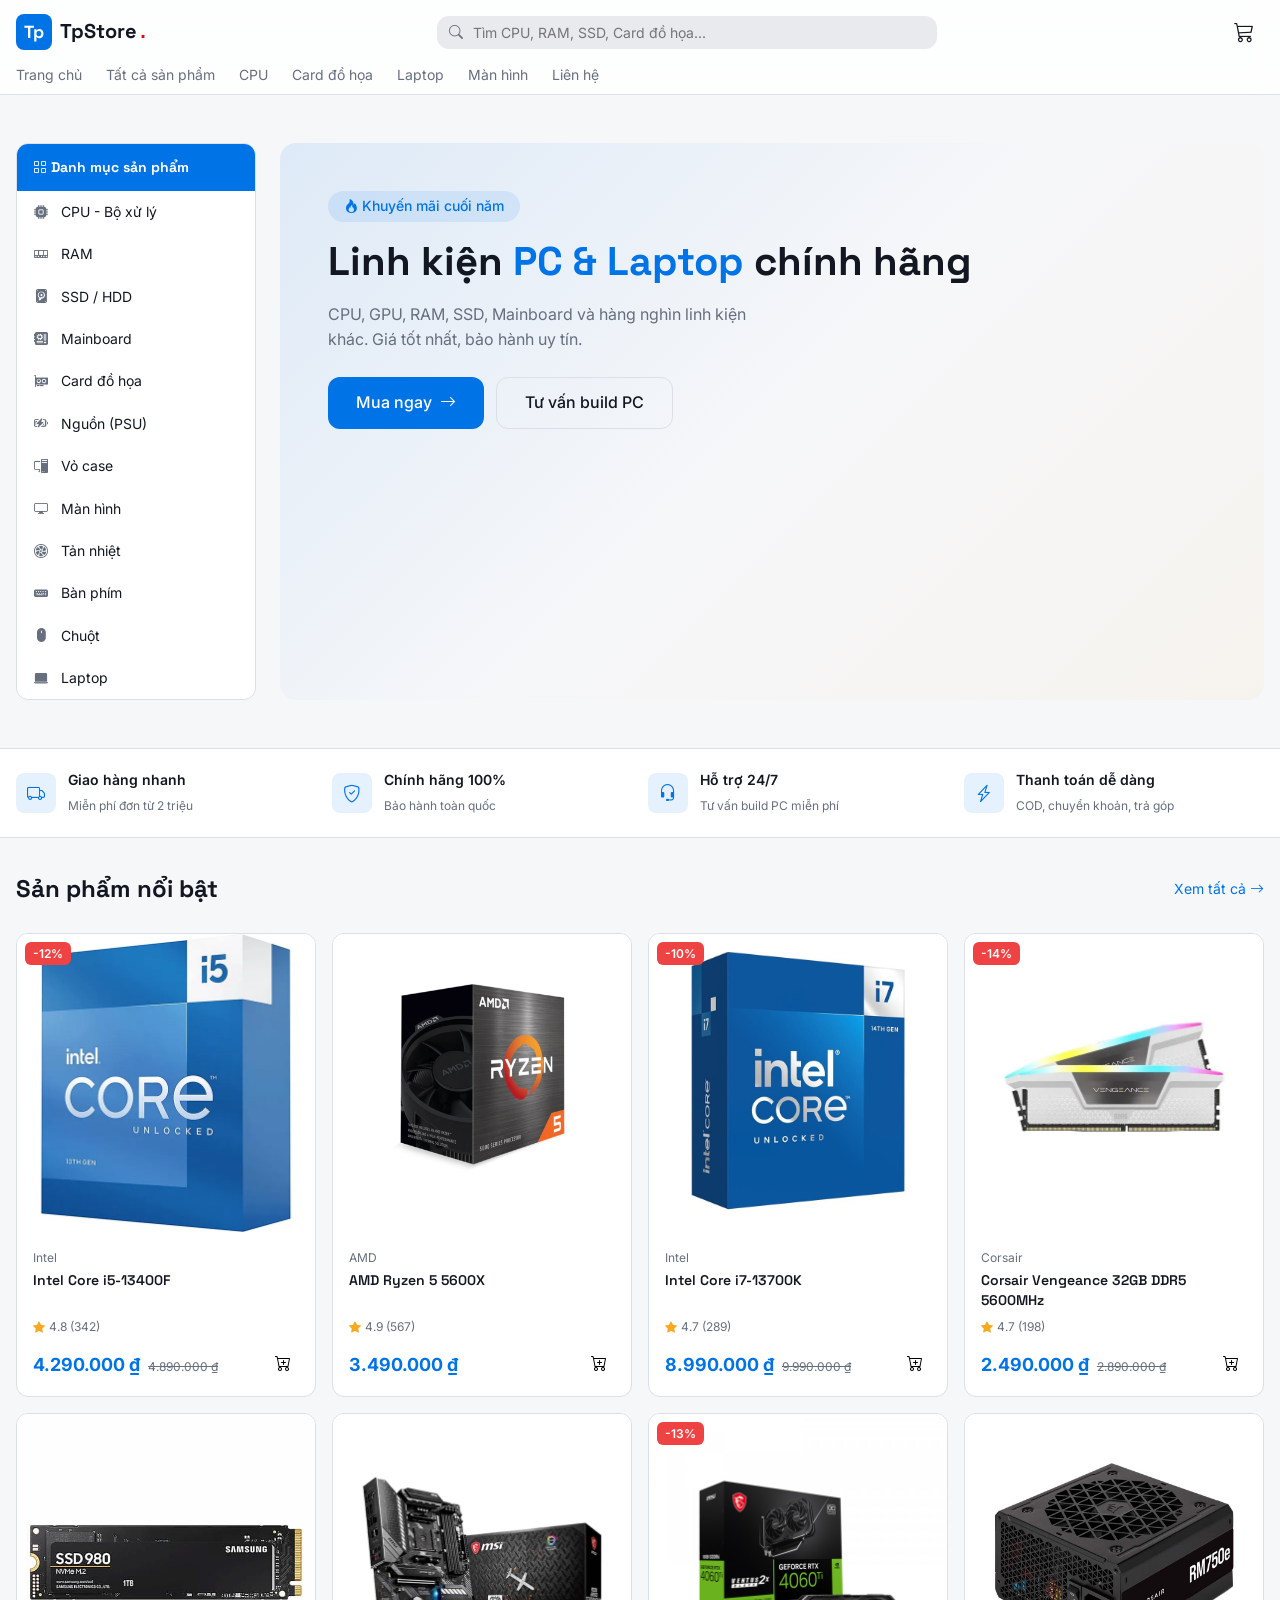
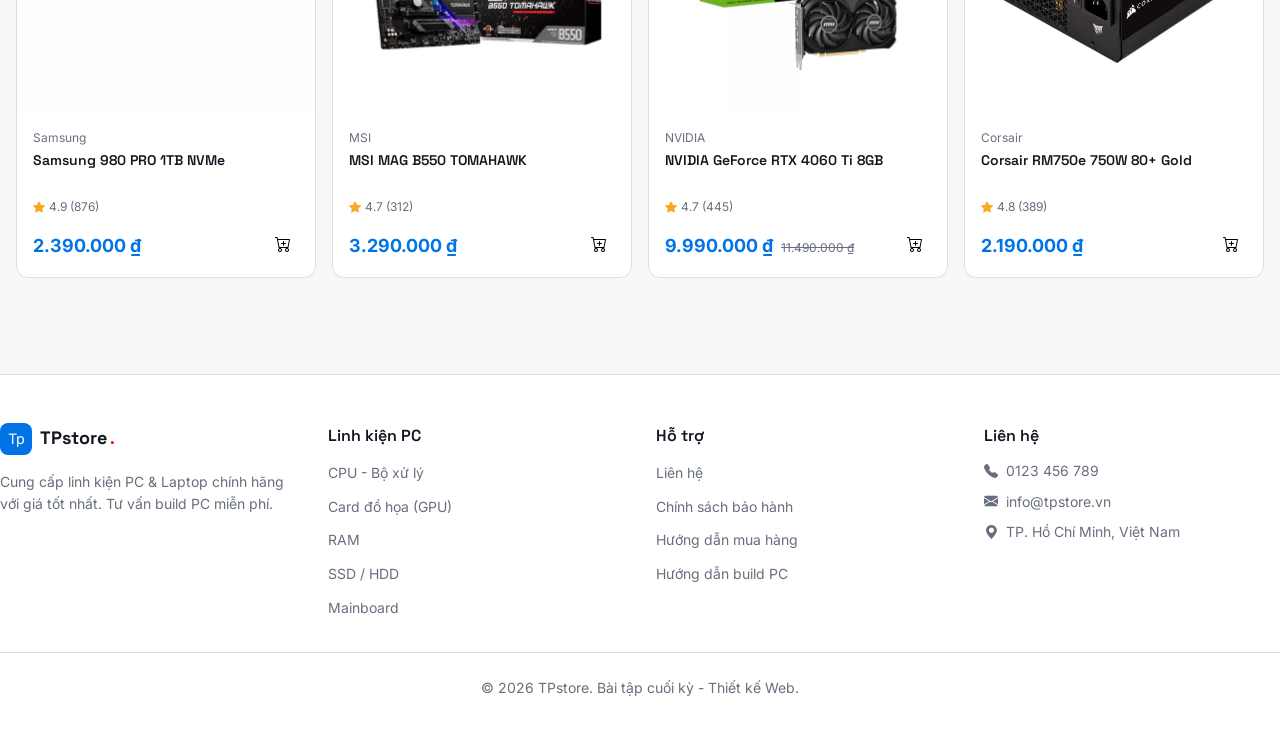
<file: index.html>
<!doctype html>
<html lang="vi">
  <head>
    <meta charset="UTF-8" />
    <meta name="viewport" content="width=device-width, initial-scale=1.0" />
    <title>TPstore.- Linh kiện PC & Laptop chính hãng</title>
    <meta
      name="description"
      content="Cung cấp linh kiện PC & Laptop chính hãng: CPU, GPU, RAM, SSD, Mainboard. Giá tốt nhất, bảo hành uy tín."
    />
    <link rel="stylesheet" href="css/style.css" />
    <link
      rel="stylesheet"
      href="https://cdn.jsdelivr.net/npm/bootstrap-icons@1.11.3/font/bootstrap-icons.min.css"
    />
  </head>
  <body>
    <div id="header"></div>

    <!-- Hero + Sidebar -->
    <section class="container" style="padding: 1.5rem 1rem">
      <div class="hero-layout">
        <div id="sidebar-home"></div>

        <div class="hero-banner">
          <span class="badge"><i class="bi bi-fire"></i> Khuyến mãi cuối năm</span>
          <h1>
            Linh kiện <span class="text-primary">PC & Laptop</span> chính hãng
          </h1>
          <p>
            CPU, GPU, RAM, SSD, Mainboard và hàng nghìn linh kiện khác. Giá tốt
            nhất, bảo hành uy tín.
          </p>
          <div class="hero-actions">
            <a href="products.html" class="btn btn-primary btn-lg"
              >Mua ngay <i class="bi bi-arrow-right"></i></a
            >
            <a href="contact.html" class="btn btn-outline btn-lg"
              >Tư vấn build PC</a
            >
          </div>
        </div>
      </div>
    </section>

    <!-- Features -->
    <section class="features-bar">
      <div class="container">
        <div class="features-grid">
          <div class="feature-item">
            <div class="feature-icon"><i class="bi bi-truck"></i></div>
            <div>
              <p>Giao hàng nhanh</p>
              <span>Miễn phí đơn từ 2 triệu</span>
            </div>
          </div>
          <div class="feature-item">
            <div class="feature-icon"><i class="bi bi-shield-check"></i></div>
            <div>
              <p>Chính hãng 100%</p>
              <span>Bảo hành toàn quốc</span>
            </div>
          </div>
          <div class="feature-item">
            <div class="feature-icon"><i class="bi bi-headset"></i></div>
            <div>
              <p>Hỗ trợ 24/7</p>
              <span>Tư vấn build PC miễn phí</span>
            </div>
          </div>
          <div class="feature-item">
            <div class="feature-icon">
              <i class="bi bi-lightning-charge"></i>
            </div>
            <div>
              <p>Thanh toán dễ dàng</p>
              <span>COD, chuyển khoản, trả góp</span>
            </div>
          </div>
        </div>
      </div>
    </section>

    <!-- Featured Products -->
    <section class="container" style="padding: 2rem 1rem">
      <div class="section-header">
        <h2>Sản phẩm nổi bật</h2>
        <a href="products.html">Xem tất cả <i class="bi bi-arrow-right"></i></a>
      </div>
      <div class="product-grid" id="featured-products"></div>
    </section>

    <div id="footer"></div>

    <script src="js/products-data.js"></script>
    <script src="js/cart.js"></script>
    <script src="js/main.js"></script>
    <script>
      // Render sidebar
      renderCategorySidebar("sidebar-home");

      // Render featured products (có giảm giá hoặc rating >= 4.7)
      var featured = products
        .filter(function (p) {
          return p.originalPrice || p.rating >= 4.7;
        })
        .slice(0, 8);

      var grid = document.getElementById("featured-products");
      grid.innerHTML = featured.map(renderProductCard).join("");
    </script>
  </body>
</html>
</file>
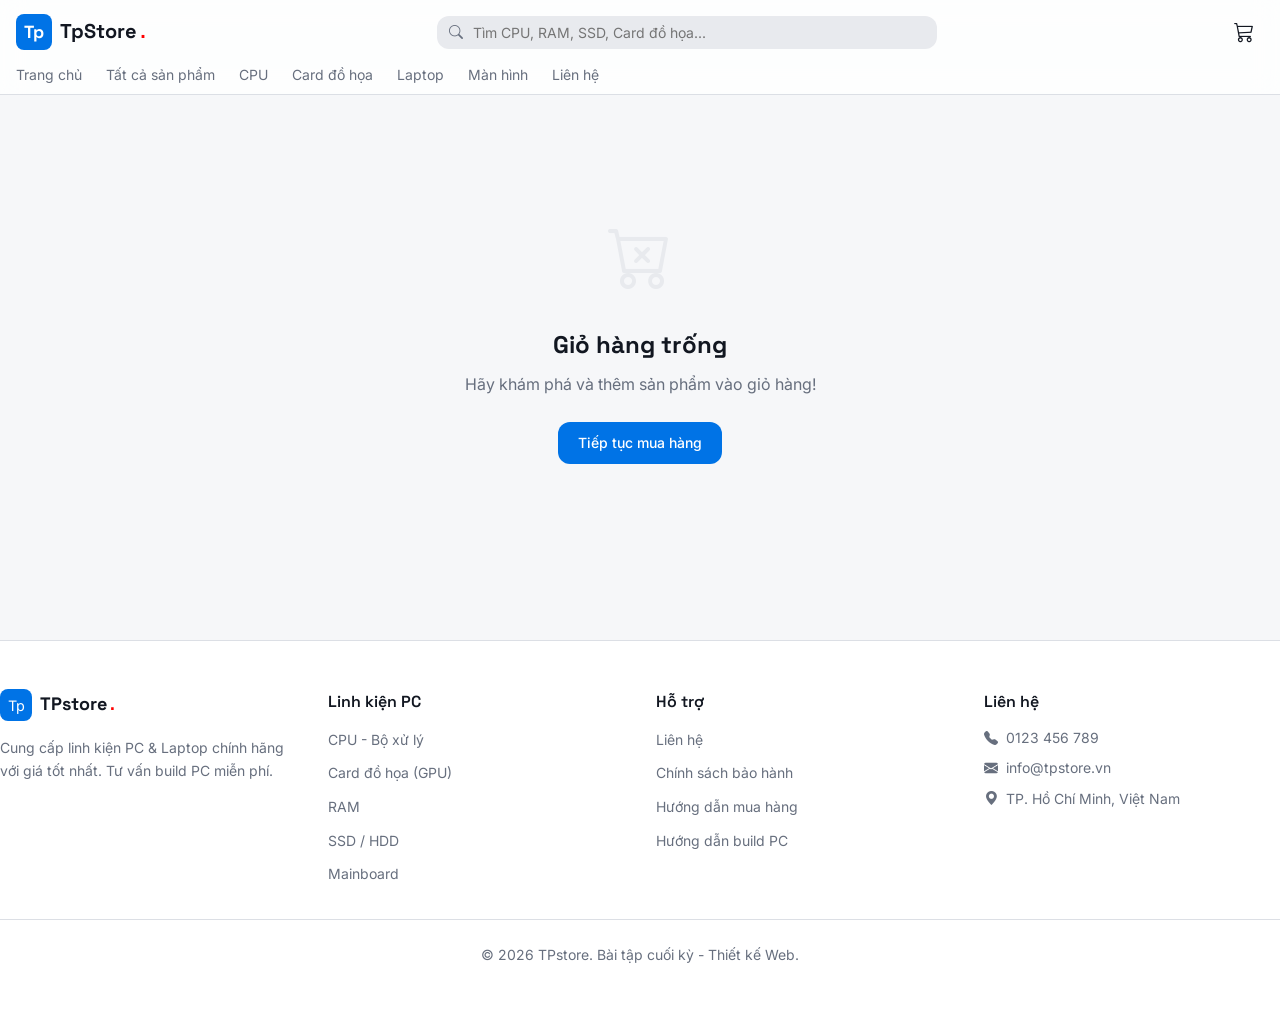
<file: cart.html>
<!DOCTYPE html>
<html lang="vi">
<head>
  <meta charset="UTF-8">
  <meta name="viewport" content="width=device-width, initial-scale=1.0">
  <title>Giỏ hàng - PC Parts Shop</title>
  <link rel="stylesheet" href="css/style.css">
  <link rel="stylesheet" href="https://cdn.jsdelivr.net/npm/bootstrap-icons@1.11.3/font/bootstrap-icons.min.css">
</head>
<body>
  <div id="header"></div>

  <div class="container" style="padding:2rem 1rem">
    <div id="cart-content"></div>
  </div>

  <div id="footer"></div>

  <script src="js/products-data.js"></script>
  <script src="js/cart.js"></script>
  <script src="js/main.js"></script>
  <script>
    function renderCartPage() {
      var cart = getCart();
      var content = document.getElementById("cart-content");

      if (cart.length === 0) {
        content.innerHTML =
          '<div class="cart-empty">' +
            '<div class="icon"><i class="bi bi-cart-x"></i></div>' +
            '<h2>Giỏ hàng trống</h2>' +
            '<p>Hãy khám phá và thêm sản phẩm vào giỏ hàng!</p>' +
            '<a href="products.html" class="btn btn-primary" style="margin-top:1.5rem">Tiếp tục mua hàng</a>' +
          '</div>';
        return;
      }

      var total = getCartTotal();
      var shippingFee = total >= 500000 ? 0 : 30000;
      var grandTotal = total + shippingFee;

      var itemsHtml = "";
      cart.forEach(function(item) {
        itemsHtml +=
          '<div class="cart-item">' +
            '<a href="product-detail.html?id=' + item.id + '">' +
              '<img src="' + item.image + '" alt="' + item.name + '">' +
            '</a>' +
            '<div class="cart-item-info">' +
              '<a href="product-detail.html?id=' + item.id + '" class="cart-item-name">' + item.name + '</a>' +
              '<p class="cart-item-brand">' + item.brand + '</p>' +
              '<p class="cart-item-price">' + formatPrice(item.price) + '</p>' +
              '<div class="cart-item-actions">' +
                '<div class="quantity-selector">' +
                  '<button onclick="updateQty(' + item.id + ',' + (item.quantity - 1) + ')">−</button>' +
                  '<span>' + item.quantity + '</span>' +
                  '<button onclick="updateQty(' + item.id + ',' + (item.quantity + 1) + ')">+</button>' +
                '</div>' +
                '<button class="btn btn-icon btn-ghost" style="color:var(--destructive)" onclick="removeItem(' + item.id + ')"><i class="bi bi-trash"></i></button>' +
              '</div>' +
            '</div>' +
          '</div>';
      });

      content.innerHTML =
        '<a href="products.html" class="back-link"><i class="bi bi-arrow-left"></i> Tiếp tục mua</a>' +
        '<h1 style="font-size:1.75rem;font-weight:700;margin-bottom:2rem">Giỏ hàng (' + cart.length + ' sản phẩm)</h1>' +
        '<div class="cart-layout">' +
          '<div>' +
            itemsHtml +
            '<button class="btn btn-destructive btn-sm" style="margin-top:1rem" onclick="clearAllCart()">Xóa tất cả</button>' +
          '</div>' +
          '<div class="cart-summary">' +
            '<h3>Tóm tắt đơn hàng</h3>' +
            '<div class="summary-row"><span class="label">Tạm tính</span><span>' + formatPrice(total) + '</span></div>' +
            '<div class="summary-row"><span class="label">Phí giao hàng</span><span>' + (shippingFee === 0 ? "Miễn phí" : formatPrice(shippingFee)) + '</span></div>' +
            '<div class="summary-total"><span>Tổng cộng</span><span class="value">' + formatPrice(grandTotal) + '</span></div>' +
            '<a href="checkout.html" class="btn btn-primary btn-lg" style="width:100%;margin-top:1.5rem">Tiến hành thanh toán</a>' +
          '</div>' +
        '</div>';
    }

    function updateQty(id, qty) {
      updateCartQuantity(id, qty);
      renderCartPage();
    }

    function removeItem(id) {
      removeFromCart(id);
      renderCartPage();
    }

    function clearAllCart() {
      clearCart();
      renderCartPage();
    }

    renderCartPage();
  </script>
</body>
</html>
</file>
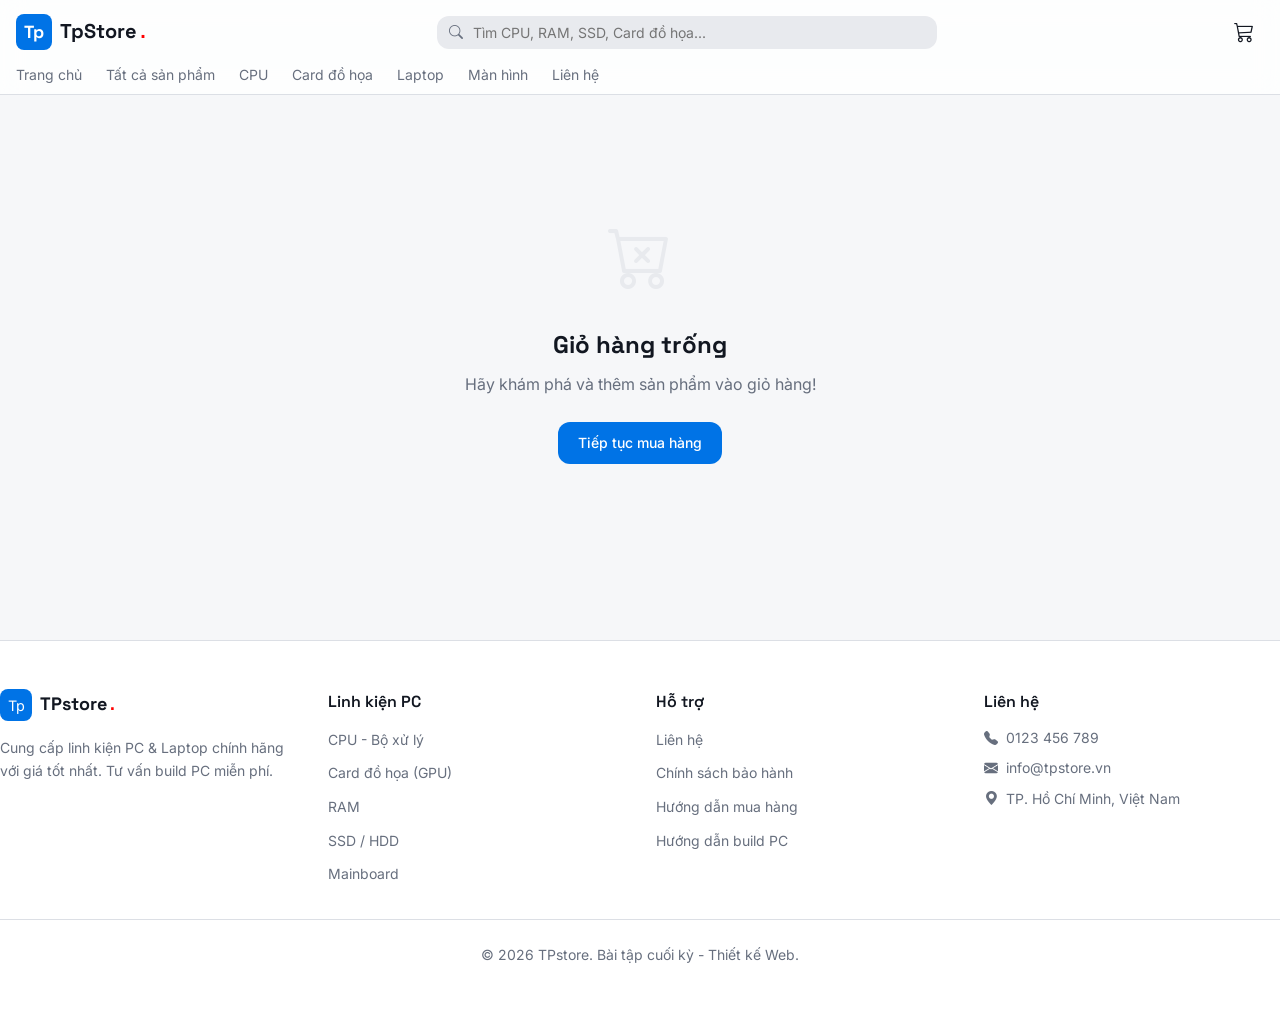
<file: checkout.html>
<!DOCTYPE html>
<html lang="vi">
<head>
  <meta charset="UTF-8">
  <meta name="viewport" content="width=device-width, initial-scale=1.0">
  <title>Thanh toán - PC Parts Shop</title>
  <link rel="stylesheet" href="css/style.css">
  <link rel="stylesheet" href="https://cdn.jsdelivr.net/npm/bootstrap-icons@1.11.3/font/bootstrap-icons.min.css">
</head>
<body>
  <div id="header"></div>

  <div class="container" style="padding:2rem 1rem">
    <div id="checkout-content"></div>
  </div>

  <div id="footer"></div>

  <script src="js/products-data.js"></script>
  <script src="js/cart.js"></script>
  <script src="js/main.js"></script>
  <script>
    function renderCheckout() {
      var cart = getCart();
      var content = document.getElementById("checkout-content");

      if (cart.length === 0) {
        window.location.href = "cart.html";
        return;
      }

      var total = getCartTotal();
      var shippingFee = total >= 500000 ? 0 : 30000;
      var grandTotal = total + shippingFee;

      // Order items
      var orderItemsHtml = "";
      cart.forEach(function(item) {
        orderItemsHtml +=
          '<div class="order-item">' +
            '<img src="' + item.image + '" alt="' + item.name + '">' +
            '<div style="flex:1;min-width:0">' +
              '<p class="order-item-name">' + item.name + '</p>' +
              '<p class="order-item-qty">x' + item.quantity + ' · ' + formatPrice(item.price * item.quantity) + '</p>' +
            '</div>' +
          '</div>';
      });

      content.innerHTML =
        '<a href="cart.html" class="back-link"><i class="bi bi-arrow-left"></i> Quay lại giỏ hàng</a>' +
        '<h1 style="font-size:1.75rem;font-weight:700;margin-bottom:2rem">Thanh toán</h1>' +
        '<form onsubmit="submitOrder(event)" class="checkout-layout">' +
          '<div>' +
            '<div class="form-card">' +
              '<h3>Thông tin giao hàng</h3>' +
              '<div class="form-grid">' +
                '<div class="form-group"><label>Họ và tên *</label><input type="text" required placeholder="Nguyễn Văn A"></div>' +
                '<div class="form-group"><label>Số điện thoại *</label><input type="tel" required placeholder="0912 345 678"></div>' +
                '<div class="form-group full-width"><label>Email</label><input type="email" placeholder="email@example.com"></div>' +
                '<div class="form-group full-width"><label>Địa chỉ giao hàng *</label><input type="text" required placeholder="Số nhà, đường, phường/xã"></div>' +
                '<div class="form-group"><label>Thành phố *</label><input type="text" required placeholder="TP. Hồ Chí Minh"></div>' +
                '<div class="form-group"><label>Ghi chú</label><input type="text" placeholder="Ghi chú thêm..."></div>' +
              '</div>' +
            '</div>' +
            '<div class="form-card">' +
              '<h3>Phương thức thanh toán</h3>' +
              '<label class="payment-option"><input type="radio" name="payment" value="cod" checked> Thanh toán khi nhận hàng (COD)</label>' +
              '<label class="payment-option"><input type="radio" name="payment" value="bank"> Chuyển khoản ngân hàng</label>' +
            '</div>' +
          '</div>' +
          '<div>' +
            '<div class="cart-summary">' +
              '<h3>Đơn hàng (' + cart.length + ' sản phẩm)</h3>' +
              '<div style="max-height:240px;overflow-y:auto">' + orderItemsHtml + '</div>' +
              '<div style="border-top:1px solid var(--border);margin-top:1rem;padding-top:1rem">' +
                '<div class="summary-row"><span class="label">Tạm tính</span><span>' + formatPrice(total) + '</span></div>' +
                '<div class="summary-row"><span class="label">Phí giao hàng</span><span>' + (shippingFee === 0 ? "Miễn phí" : formatPrice(shippingFee)) + '</span></div>' +
                '<div class="summary-total"><span>Tổng cộng</span><span class="value">' + formatPrice(grandTotal) + '</span></div>' +
              '</div>' +
              '<button type="submit" class="btn btn-primary btn-lg" style="width:100%;margin-top:1.5rem">Đặt hàng</button>' +
            '</div>' +
          '</div>' +
        '</form>';
    }

    function submitOrder(e) {
      e.preventDefault();
      clearCart();

      var orderCode = "EP" + Date.now().toString().slice(-6);
      document.getElementById("checkout-content").innerHTML =
        '<div class="checkout-success">' +
          '<div class="icon"><i class="bi bi-check-circle-fill"></i></div>' +
          '<h2>Đặt hàng thành công!</h2>' +
          '<p>Cảm ơn bạn đã mua hàng. Đơn hàng sẽ được xử lý trong 1-2 ngày làm việc.</p>' +
          '<p style="font-size:0.875rem;color:var(--muted-fg);margin-top:0.25rem">Mã đơn hàng: #' + orderCode + '</p>' +
          '<a href="index.html" class="btn btn-primary" style="margin-top:2rem">Về trang chủ</a>' +
        '</div>';

      updateCartCount();
    }

    renderCheckout();
  </script>
</body>
</html>
</file>
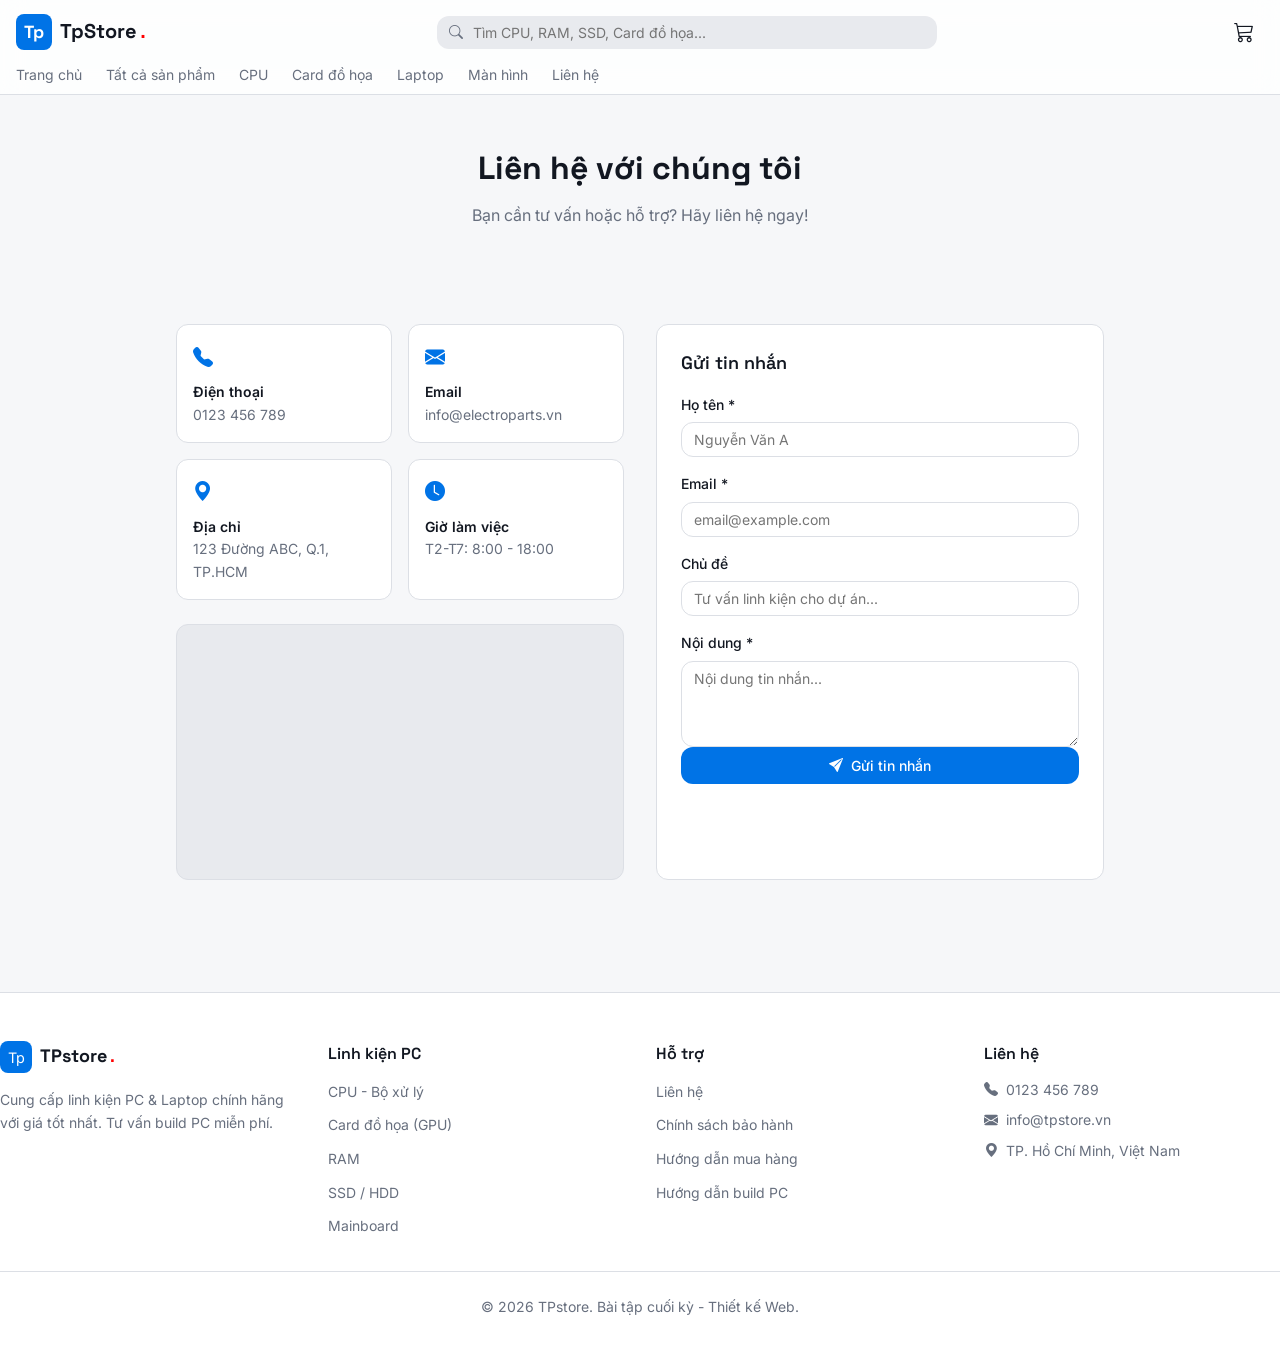
<file: contact.html>
<!doctype html>
<html lang="vi">
  <head>
    <meta charset="UTF-8" />
    <meta name="viewport" content="width=device-width, initial-scale=1.0" />
    <title>Liên hệ - TPstore.</title>
    <meta
      name="description"
      content="Liên hệ với PC Parts Shop. Tư vấn linh kiện, hỗ trợ kỹ thuật, build PC miễn phí."
    />
    <link rel="stylesheet" href="css/style.css" />
    <link
      rel="stylesheet"
      href="https://cdn.jsdelivr.net/npm/bootstrap-icons@1.11.3/font/bootstrap-icons.min.css"
    />
  </head>
  <body>
    <div id="header"></div>

    <div class="container">
      <div class="contact-header" style="padding-top: 3rem">
        <h1>Liên hệ với chúng tôi</h1>
        <p>Bạn cần tư vấn hoặc hỗ trợ? Hãy liên hệ ngay!</p>
      </div>

      <div class="contact-layout">
        <div>
          <div class="contact-info-grid">
            <div class="contact-info-card">
              <div class="icon"><i class="bi bi-telephone-fill"></i></div>
              <p class="label">Điện thoại</p>
              <p class="value">0123 456 789</p>
            </div>
            <div class="contact-info-card">
              <div class="icon"><i class="bi bi-envelope-fill"></i></div>
              <p class="label">Email</p>
              <p class="value">info@electroparts.vn</p>
            </div>
            <div class="contact-info-card">
              <div class="icon"><i class="bi bi-geo-alt-fill"></i></div>
              <p class="label">Địa chỉ</p>
              <p class="value">123 Đường ABC, Q.1, TP.HCM</p>
            </div>
            <div class="contact-info-card">
              <div class="icon"><i class="bi bi-clock-fill"></i></div>
              <p class="label">Giờ làm việc</p>
              <p class="value">T2-T7: 8:00 - 18:00</p>
            </div>
          </div>

          <div class="contact-map">
            <iframe
              title="map"
              src="https://www.google.com/maps/embed?pb=!1m18!1m12!1m3!1d3919.394768!2d106.700981!3d10.780321!2m3!1f0!2f0!3f0!3m2!1i1024!2i768!4f13.1!3m3!1m2!1s0x0%3A0x0!2zMTDCsDQ2JzQ5LjIiTiAxMDbCsDQyJzAzLjUiRQ!5e0!3m2!1svi!2svn!4v1234567890"
              loading="lazy"
            ></iframe>
          </div>
        </div>

        <form class="contact-form" onsubmit="submitContact(event)">
          <h3>Gửi tin nhắn</h3>
          <div class="form-group">
            <label>Họ tên *</label>
            <input type="text" required placeholder="Nguyễn Văn A" />
          </div>
          <div class="form-group">
            <label>Email *</label>
            <input type="email" required placeholder="email@example.com" />
          </div>
          <div class="form-group">
            <label>Chủ đề</label>
            <input type="text" placeholder="Tư vấn linh kiện cho dự án..." />
          </div>
          <div class="form-group">
            <label>Nội dung *</label>
            <textarea
              rows="4"
              required
              placeholder="Nội dung tin nhắn..."
            ></textarea>
          </div>
          <button type="submit" class="btn btn-primary" style="width: 100%">
            <i class="bi bi-send-fill"></i> Gửi tin nhắn
          </button>
        </form>
      </div>
    </div>

    <div id="footer"></div>

    <script src="js/products-data.js"></script>
    <script src="js/cart.js"></script>
    <script src="js/main.js"></script>
    <script>
      function submitContact(e) {
        e.preventDefault();
        showToast(
          "Đã gửi tin nhắn thành công! Chúng tôi sẽ phản hồi sớm nhất.",
        );
        e.target.reset();
      }
    </script>
  </body>
</html>
</file>
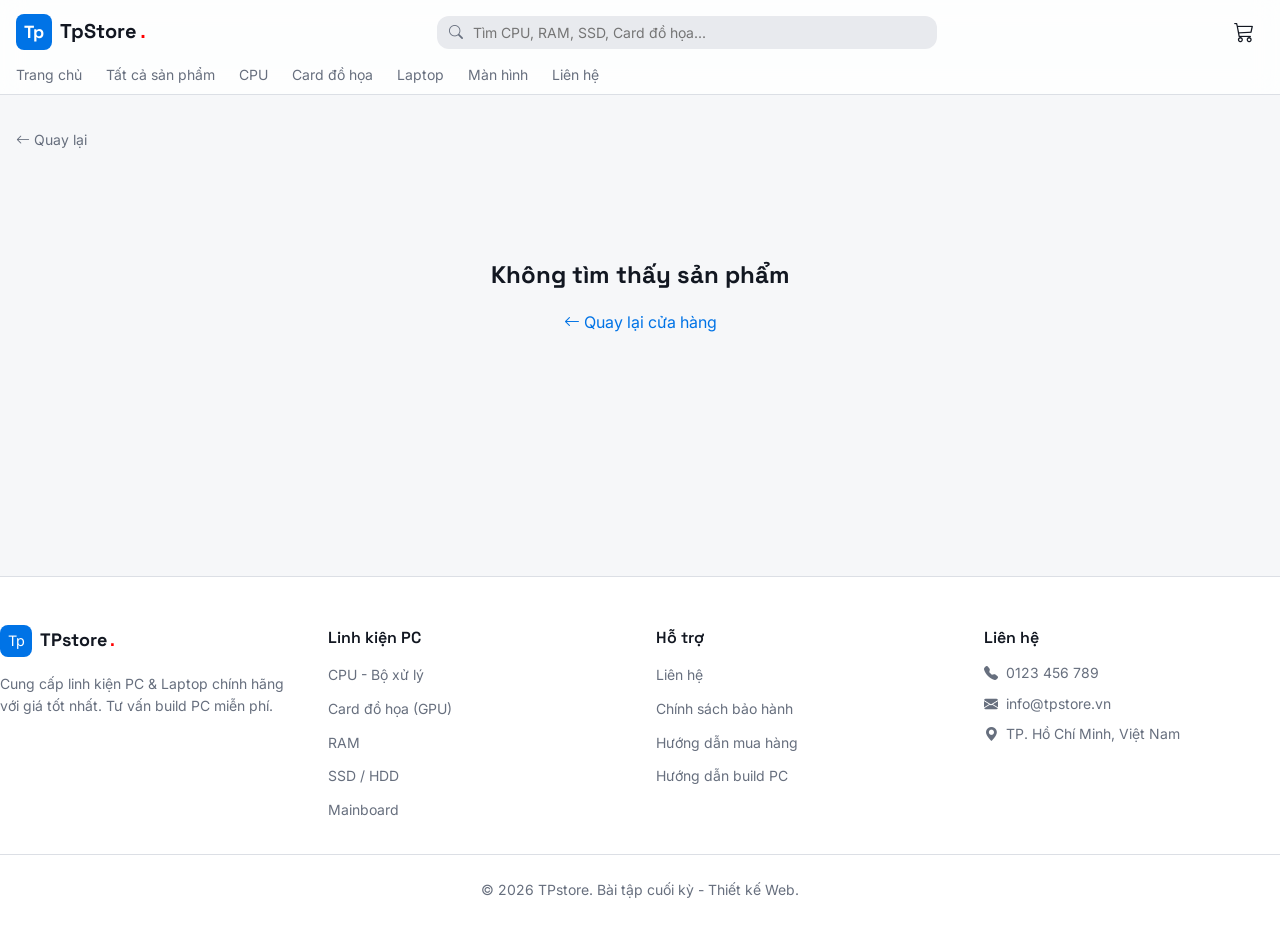
<file: product-detail.html>
<!DOCTYPE html>
<html lang="vi">
<head>
  <meta charset="UTF-8">
  <meta name="viewport" content="width=device-width, initial-scale=1.0">
  <title>Chi tiết sản phẩm - PC Parts Shop</title>
  <link rel="stylesheet" href="css/style.css">
  <link rel="stylesheet" href="https://cdn.jsdelivr.net/npm/bootstrap-icons@1.11.3/font/bootstrap-icons.min.css">
</head>
<body>
  <div id="header"></div>

  <div class="container" style="padding:2rem 1rem">
    <a href="products.html" class="back-link"><i class="bi bi-arrow-left"></i> Quay lại</a>

    <div id="product-content"></div>

    <section class="related-section" id="related-section"></section>
  </div>

  <div id="footer"></div>

  <script src="js/products-data.js"></script>
  <script src="js/cart.js"></script>
  <script src="js/main.js"></script>
  <script>
    var params = new URLSearchParams(window.location.search);
    var productId = parseInt(params.get("id"));
    var product = getProductById(productId);

    if (!product) {
      document.getElementById("product-content").innerHTML =
        '<div style="text-align:center;padding:5rem 0">' +
          '<h2>Không tìm thấy sản phẩm</h2>' +
          '<a href="products.html" class="text-primary" style="margin-top:1rem;display:inline-block"><i class="bi bi-arrow-left"></i> Quay lại cửa hàng</a>' +
        '</div>';
    } else {
      document.title = product.name + " - PC Parts Shop";

      // Stars
      var starsHtml = "";
      for (var i = 0; i < 5; i++) {
        starsHtml += '<i class="bi ' + (i < Math.floor(product.rating) ? 'bi-star-fill filled' : 'bi-star') + '"></i>';
      }

      // Original price
      var origPriceHtml = "";
      if (product.originalPrice) {
        origPriceHtml = '<span class="original">' + formatPrice(product.originalPrice) + '</span>';
      }

      // Stock
      var stockHtml = product.inStock
        ? '<div class="stock-status in-stock"><i class="bi bi-check-circle-fill"></i> Còn hàng</div>'
        : '<div class="stock-status out-of-stock"><i class="bi bi-x-circle-fill"></i> Hết hàng</div>';

      // Specs
      var specsHtml = "";
      var keys = Object.keys(product.specs);
      keys.forEach(function(key, idx) {
        specsHtml += '<div class="specs-row' + (idx % 2 === 0 ? '' : '') + '">' +
          '<span class="spec-label">' + key + '</span>' +
          '<span class="spec-value">' + product.specs[key] + '</span>' +
        '</div>';
      });

      document.getElementById("product-content").innerHTML =
        '<div class="product-detail">' +
          '<div class="product-detail-img"><img src="' + product.image + '" alt="' + product.name + '"></div>' +
          '<div>' +
            '<p class="product-detail-brand">' + product.brand + '</p>' +
            '<h1 class="product-detail-name">' + product.name + '</h1>' +
            '<div class="product-detail-rating">' +
              '<div class="stars">' + starsHtml + '</div>' +
              '<span>' + product.rating + ' (' + product.reviewCount + ' đánh giá)</span>' +
            '</div>' +
            '<div class="product-detail-price">' +
              '<span class="current">' + formatPrice(product.price) + '</span>' +
              origPriceHtml +
            '</div>' +
            stockHtml +
            '<p class="product-detail-desc">' + product.description + '</p>' +
            '<div class="quantity-cart">' +
              '<div class="quantity-selector">' +
                '<button onclick="changeQty(-1)">−</button>' +
                '<span id="qty-display">1</span>' +
                '<button onclick="changeQty(1)">+</button>' +
              '</div>' +
              '<button class="btn btn-primary" style="flex:1" onclick="addToCartDetail()" ' +
                (product.inStock ? '' : 'disabled') + '>' +
                '<i class="bi bi-cart-plus"></i> Thêm vào giỏ hàng' +
              '</button>' +
            '</div>' +
            '<div class="specs-table">' +
              '<h3>Thông số kỹ thuật</h3>' +
              '<div class="specs-list">' + specsHtml + '</div>' +
            '</div>' +
          '</div>' +
        '</div>';

      // Related products
      var related = products.filter(function(p) {
        return p.category === product.category && p.id !== product.id;
      }).slice(0, 4);

      if (related.length > 0) {
        document.getElementById("related-section").innerHTML =
          '<h2>Sản phẩm liên quan</h2>' +
          '<div class="product-grid">' + related.map(renderProductCard).join("") + '</div>';
      }
    }

    // Quantity logic
    var quantity = 1;

    function changeQty(delta) {
      quantity = Math.max(1, quantity + delta);
      document.getElementById("qty-display").textContent = quantity;
    }

    function addToCartDetail() {
      if (product) {
        addToCart(product.id, quantity);
      }
    }
  </script>
</body>
</html>
</file>
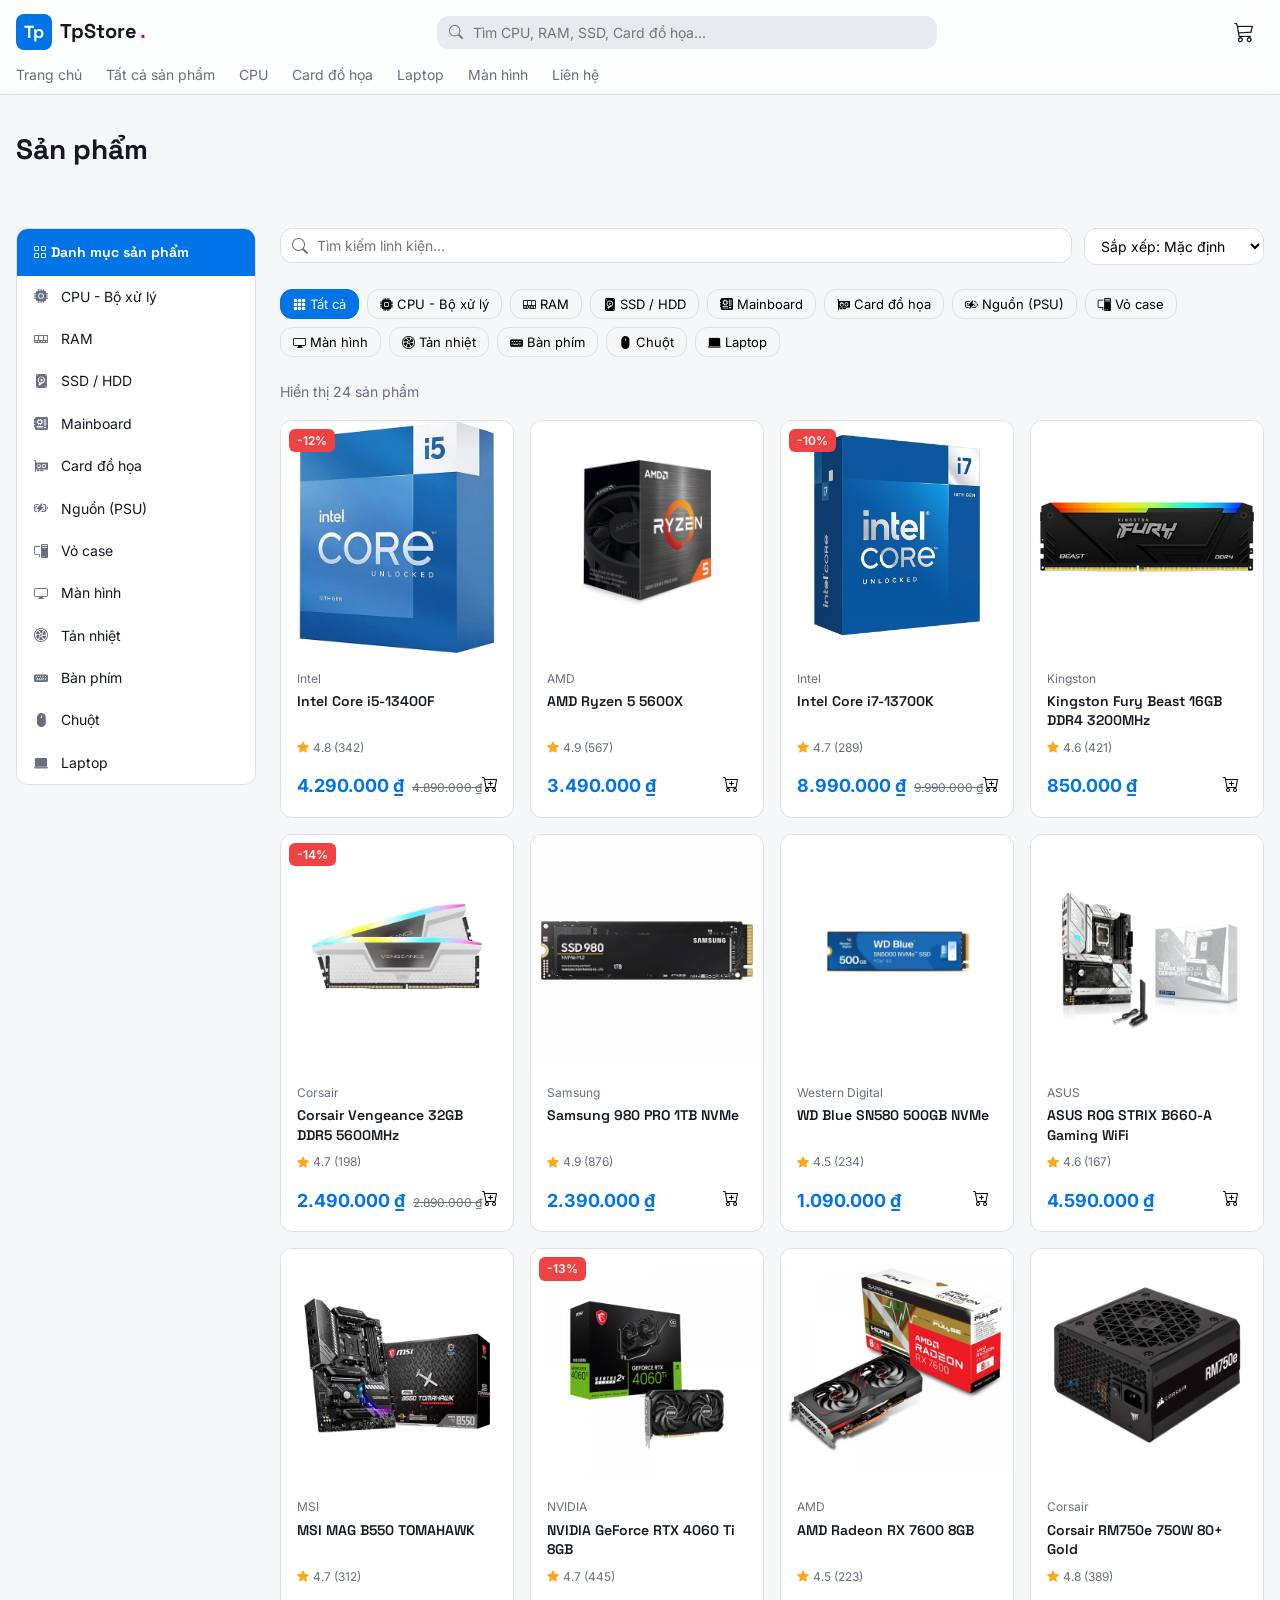
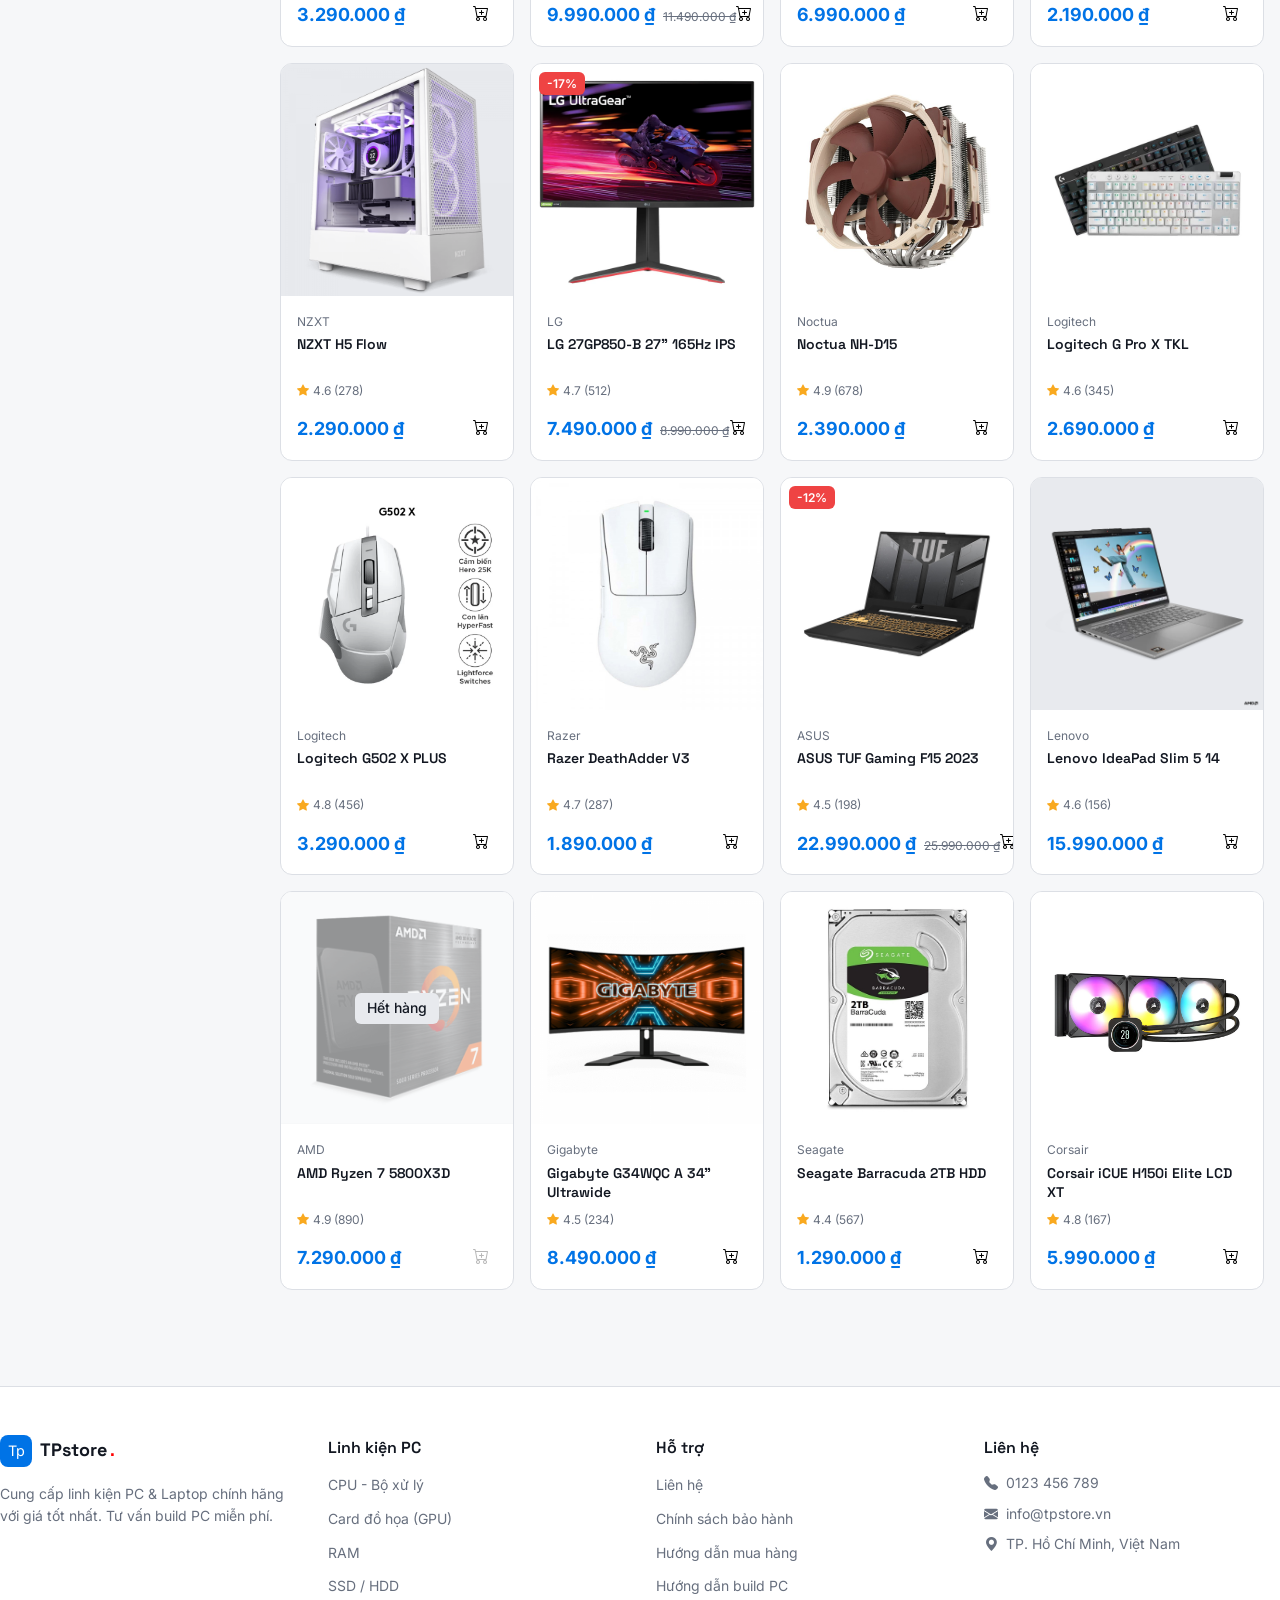
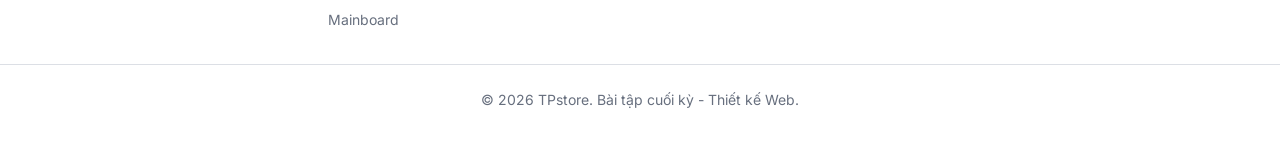
<file: products.html>
<!DOCTYPE html>
<html lang="vi">
<head>
  <meta charset="UTF-8">
  <meta name="viewport" content="width=device-width, initial-scale=1.0">
  <title>Sản phẩm - PC Parts Shop</title>
  <meta name="description" content="Danh sách linh kiện PC & Laptop: CPU, GPU, RAM, SSD, Mainboard. Lọc theo danh mục, tìm kiếm và sắp xếp.">
  <link rel="stylesheet" href="css/style.css">
  <link rel="stylesheet" href="https://cdn.jsdelivr.net/npm/bootstrap-icons@1.11.3/font/bootstrap-icons.min.css">
</head>
<body>
  <div id="header"></div>

  <div class="container">
    <h1 style="font-size:1.75rem;font-weight:700;margin:2rem 0 1.5rem">Sản phẩm</h1>

    <div class="products-layout">
      <div id="sidebar-products"></div>

      <div class="products-main">
        <!-- Filter bar -->
        <div class="filter-bar">
          <div class="search-input">
            <span class="search-icon"><i class="bi bi-search"></i></span>
            <input type="text" id="search-input" placeholder="Tìm kiếm linh kiện...">
          </div>
          <select id="sort-select">
            <option value="default">Sắp xếp: Mặc định</option>
            <option value="price-asc">Giá tăng dần</option>
            <option value="price-desc">Giá giảm dần</option>
            <option value="rating">Đánh giá cao</option>
            <option value="name">Tên A-Z</option>
          </select>
        </div>

        <!-- Category pills (mobile) -->
        <div class="category-pills" id="category-pills"></div>

        <p class="result-count" id="result-count"></p>

        <div class="product-grid" id="products-grid"></div>
        <div class="empty-state" id="empty-state" style="display:none">
          <p>Không tìm thấy sản phẩm</p>
          <p>Thử thay đổi bộ lọc hoặc từ khóa tìm kiếm</p>
        </div>
      </div>
    </div>
  </div>

  <div id="footer"></div>

  <script src="js/products-data.js"></script>
  <script src="js/cart.js"></script>
  <script src="js/main.js"></script>
  <script>
    renderCategorySidebar("sidebar-products");

    // Lấy params từ URL
    var params = new URLSearchParams(window.location.search);
    var currentCategory = params.get("category") || "all";
    var currentSearch = params.get("search") || "";

    document.getElementById("search-input").value = currentSearch;

    // Render category pills
    var pillsHtml = "";
    categories.forEach(function(cat) {
      var active = cat.id === currentCategory ? " active" : "";
      pillsHtml += '<button class="category-pill' + active + '" onclick="filterCategory(\'' + cat.id + '\')">' +
        cat.icon + ' ' + cat.name + '</button>';
    });
    document.getElementById("category-pills").innerHTML = pillsHtml;

    function filterCategory(catId) {
      var p = new URLSearchParams(window.location.search);
      if (catId === "all") p.delete("category");
      else p.set("category", catId);
      window.location.search = p.toString();
    }

    function renderProducts() {
      var search = document.getElementById("search-input").value.toLowerCase().trim();
      var sortBy = document.getElementById("sort-select").value;

      var result = products;

      if (currentCategory !== "all") {
        result = result.filter(function(p) { return p.category === currentCategory; });
      }

      if (search) {
        result = result.filter(function(p) {
          return p.name.toLowerCase().indexOf(search) !== -1 ||
                 p.description.toLowerCase().indexOf(search) !== -1 ||
                 p.brand.toLowerCase().indexOf(search) !== -1;
        });
      }

      switch (sortBy) {
        case "price-asc": result = result.slice().sort(function(a,b) { return a.price - b.price; }); break;
        case "price-desc": result = result.slice().sort(function(a,b) { return b.price - a.price; }); break;
        case "rating": result = result.slice().sort(function(a,b) { return b.rating - a.rating; }); break;
        case "name": result = result.slice().sort(function(a,b) { return a.name.localeCompare(b.name); }); break;
      }

      var countText = "Hiển thị " + result.length + " sản phẩm";
      if (currentCategory !== "all") {
        countText += ' trong <strong>' + getCategoryName(currentCategory) + '</strong>';
      }
      document.getElementById("result-count").innerHTML = countText;

      var grid = document.getElementById("products-grid");
      var empty = document.getElementById("empty-state");

      if (result.length === 0) {
        grid.style.display = "none";
        empty.style.display = "block";
      } else {
        grid.style.display = "grid";
        empty.style.display = "none";
        grid.innerHTML = result.map(renderProductCard).join("");
      }
    }

    // Event listeners
    document.getElementById("search-input").addEventListener("input", renderProducts);
    document.getElementById("sort-select").addEventListener("change", renderProducts);

    renderProducts();
  </script>
</body>
</html>
</file>
<file: css/style.css>
@import url('https://fonts.googleapis.com/css2?family=Space+Grotesk:wght@400;500;600;700&family=Inter:wght@300;400;500;600&display=swap');

/* ===== RESET & BASE ===== */
*, *::before, *::after {
  margin: 0;
  padding: 0;
  box-sizing: border-box;
}

:root {
  --bg: hsl(220, 20%, 97%);
  --fg: hsl(220, 30%, 10%);
  --card: hsl(0, 0%, 100%);
  --card-fg: hsl(220, 30%, 10%);
  --primary: hsl(210, 100%, 45%);
  --primary-fg: hsl(0, 0%, 100%);
  --primary-light: hsla(210, 100%, 45%, 0.1);
  --secondary: hsl(38, 95%, 55%);
  --secondary-fg: hsl(0, 0%, 100%);
  --muted: hsl(220, 15%, 92%);
  --muted-fg: hsl(220, 10%, 45%);
  --accent: hsl(160, 60%, 40%);
  --accent-fg: hsl(0, 0%, 100%);
  --destructive: hsl(0, 84%, 60%);
  --destructive-fg: hsl(0, 0%, 100%);
  --border: hsl(220, 15%, 88%);
  --radius: 0.75rem;
}

body {
  font-family: 'Inter', sans-serif;
  background: var(--bg);
  color: var(--fg);
  line-height: 1.6;
  min-height: 100vh;
}

h1, h2, h3, h4, h5, h6 {
  font-family: 'Space Grotesk', sans-serif;
}

a {
  text-decoration: none;
  color: inherit;
}

img {
  max-width: 100%;
  display: block;
}

ul {
  list-style: none;
}

/* ===== CONTAINER ===== */
.container {
  max-width: 1280px;
  margin: 0 auto;
  padding: 0 1rem;
}

/* ===== HEADER ===== */
.header {
  position: sticky;
  top: 0;
  z-index: 50;
  border-bottom: 1px solid var(--border);
  background: hsla(0, 0%, 100%, 0.8);
  backdrop-filter: blur(12px);
}

.header-inner {
  display: flex;
  height: 64px;
  align-items: center;
  justify-content: space-between;
  gap: 1rem;
}

.logo {
  display: flex;
  align-items: center;
  gap: 0.5rem;
  font-family: 'Space Grotesk', sans-serif;
  font-size: 1.25rem;
  font-weight: 700;
}

.logo-icon {
  display: flex;
  align-items: center;
  justify-content: center;
  width: 36px;
  height: 36px;
  border-radius: 8px;
  background: var(--primary);
  color: var(--primary-fg);
  font-size: 1.1rem;
}

.header-search {
  flex: 1;
  max-width: 500px;
  position: relative;
}

.header-search input {
  width: 100%;
  padding: 0.5rem 0.75rem 0.5rem 2.25rem;
  border: none;
  border-radius: var(--radius);
  background: var(--muted);
  font-size: 0.875rem;
  font-family: 'Inter', sans-serif;
  outline: none;
}

.header-search input:focus {
  box-shadow: 0 0 0 2px var(--primary);
}

.header-search .search-icon {
  position: absolute;
  left: 0.75rem;
  top: 50%;
  transform: translateY(-50%);
  color: var(--muted-fg);
  font-size: 0.875rem;
}

.cart-btn {
  position: relative;
  display: flex;
  align-items: center;
  justify-content: center;
  width: 40px;
  height: 40px;
  border-radius: 8px;
  border: none;
  background: transparent;
  cursor: pointer;
  font-size: 1.25rem;
  transition: background 0.2s;
}

.cart-btn:hover {
  background: var(--muted);
}

.cart-count {
  position: absolute;
  top: -4px;
  right: -4px;
  display: none;
  align-items: center;
  justify-content: center;
  width: 20px;
  height: 20px;
  border-radius: 50%;
  background: var(--primary);
  color: var(--primary-fg);
  font-size: 10px;
  font-weight: 700;
}

.header-nav {
  display: flex;
  align-items: center;
  gap: 1.5rem;
  padding-bottom: 0.5rem;
  font-size: 0.875rem;
}

.header-nav a {
  color: var(--muted-fg);
  transition: color 0.2s;
}

.header-nav a:hover {
  color: var(--fg);
}

/* Mobile menu */
.mobile-menu-btn {
  display: none;
  background: none;
  border: none;
  font-size: 1.5rem;
  cursor: pointer;
  padding: 0.5rem;
}

@media (max-width: 768px) {
  .header-search { display: none; }
  .header-nav { display: none; }
  .mobile-menu-btn { display: block; }
  .logo span { display: none; }
}

/* ===== BUTTONS ===== */
.btn {
  display: inline-flex;
  align-items: center;
  justify-content: center;
  gap: 0.5rem;
  padding: 0.625rem 1.25rem;
  border-radius: var(--radius);
  font-size: 0.875rem;
  font-weight: 500;
  font-family: 'Inter', sans-serif;
  border: none;
  cursor: pointer;
  transition: all 0.2s;
}

.btn-primary {
  background: var(--primary);
  color: var(--primary-fg);
}

.btn-primary:hover {
  opacity: 0.9;
  transform: translateY(-1px);
}

.btn-outline {
  background: transparent;
  color: var(--fg);
  border: 1px solid var(--border);
}

.btn-outline:hover {
  background: var(--muted);
}

.btn-ghost {
  background: transparent;
  color: var(--fg);
}

.btn-ghost:hover {
  background: var(--muted);
}

.btn-destructive {
  background: transparent;
  color: var(--destructive);
  border: 1px solid var(--border);
}

.btn-destructive:hover {
  background: hsl(0, 84%, 97%);
}

.btn-lg {
  padding: 0.75rem 1.75rem;
  font-size: 1rem;
}

.btn-sm {
  padding: 0.375rem 0.75rem;
  font-size: 0.8125rem;
}

.btn-icon {
  width: 36px;
  height: 36px;
  padding: 0;
}

.btn:disabled {
  opacity: 0.5;
  cursor: not-allowed;
}

/* ===== HERO ===== */
.hero-layout {
  display: flex;
  gap: 1.5rem;
  padding: 1.5rem 0;
}

.hero-banner {
  flex: 1;
  position: relative;
  overflow: hidden;
  border-radius: 1rem;
  background: linear-gradient(135deg, var(--primary-light), var(--bg), hsla(38, 95%, 55%, 0.05));
  padding: 3rem;
}

.hero-banner h1 {
  font-size: 2.5rem;
  font-weight: 700;
  line-height: 1.2;
  margin-top: 1rem;
}

.hero-banner h1 .text-primary {
  color: var(--primary);
}

.hero-banner p {
  margin-top: 1rem;
  color: var(--muted-fg);
  max-width: 28rem;
}

.hero-actions {
  display: flex;
  gap: 0.75rem;
  margin-top: 1.5rem;
}

.badge {
  display: inline-block;
  padding: 0.25rem 1rem;
  border-radius: 999px;
  background: var(--primary-light);
  color: var(--primary);
  font-size: 0.875rem;
  font-weight: 500;
}

/* ===== CATEGORY SIDEBAR ===== */
.category-sidebar {
  width: 240px;
  border-radius: var(--radius);
  border: 1px solid var(--border);
  background: var(--card);
  overflow: hidden;
  flex-shrink: 0;
}

.sidebar-title {
  background: var(--primary);
  color: var(--primary-fg);
  padding: 0.75rem 1rem;
  font-size: 0.875rem;
  font-weight: 700;
  font-family: 'Space Grotesk', sans-serif;
}

.category-sidebar ul li a {
  display: flex;
  align-items: center;
  gap: 0.75rem;
  padding: 0.625rem 1rem;
  font-size: 0.875rem;
  color: var(--fg);
  transition: all 0.2s;
}

.category-sidebar ul li a:hover {
  background: var(--primary-light);
  color: var(--primary);
}

.category-sidebar ul li a .cat-icon {
  width: 16px;
  text-align: center;
  color: var(--muted-fg);
}

.category-sidebar ul li a:hover .cat-icon {
  color: var(--primary);
}

@media (max-width: 1024px) {
  .category-sidebar { display: none; }
  .hero-banner { padding: 2rem; }
  .hero-banner h1 { font-size: 1.75rem; }
}

/* ===== FEATURES BAR ===== */
.features-bar {
  border-top: 1px solid var(--border);
  border-bottom: 1px solid var(--border);
  background: var(--card);
  padding: 1.25rem 0;
}

.features-grid {
  display: grid;
  grid-template-columns: repeat(4, 1fr);
  gap: 1rem;
}

.feature-item {
  display: flex;
  align-items: center;
  gap: 0.75rem;
}

.feature-icon {
  display: flex;
  align-items: center;
  justify-content: center;
  width: 40px;
  height: 40px;
  border-radius: 8px;
  background: var(--primary-light);
  color: var(--primary);
  font-size: 1.1rem;
  flex-shrink: 0;
}

.feature-item p {
  font-size: 0.875rem;
  font-weight: 600;
}

.feature-item span {
  font-size: 0.75rem;
  color: var(--muted-fg);
}

@media (max-width: 768px) {
  .features-grid { grid-template-columns: repeat(2, 1fr); }
}

/* ===== PRODUCT GRID ===== */
.section-header {
  display: flex;
  align-items: center;
  justify-content: space-between;
  margin-bottom: 1.5rem;
}

.section-header h2 {
  font-size: 1.5rem;
  font-weight: 700;
}

.section-header a {
  font-size: 0.875rem;
  color: var(--primary);
}

.section-header a:hover {
  text-decoration: underline;
}

.product-grid {
  display: grid;
  grid-template-columns: repeat(4, 1fr);
  gap: 1rem;
}

@media (max-width: 1024px) {
  .product-grid { grid-template-columns: repeat(3, 1fr); }
}

@media (max-width: 768px) {
  .product-grid { grid-template-columns: repeat(2, 1fr); }
}

/* ===== PRODUCT CARD ===== */
.product-card {
  display: block;
  border-radius: var(--radius);
  border: 1px solid var(--border);
  background: var(--card);
  overflow: hidden;
  transition: all 0.2s;
}

.product-card:hover {
  box-shadow: 0 8px 25px -5px rgba(0, 0, 0, 0.1);
  transform: translateY(-4px);
}

.product-card-img {
  position: relative;
  aspect-ratio: 1;
  overflow: hidden;
  background: var(--muted);
}

.product-card-img img {
  width: 100%;
  height: 100%;
  object-fit: cover;
  transition: transform 0.3s;
}

.product-card:hover .product-card-img img {
  transform: scale(1.05);
}

.discount-badge {
  position: absolute;
  left: 8px;
  top: 8px;
  padding: 2px 8px;
  border-radius: 6px;
  background: var(--destructive);
  color: var(--destructive-fg);
  font-size: 0.75rem;
  font-weight: 600;
}

.out-of-stock-overlay {
  position: absolute;
  inset: 0;
  display: flex;
  align-items: center;
  justify-content: center;
  background: hsla(220, 20%, 97%, 0.6);
}

.out-of-stock-overlay span {
  padding: 0.25rem 0.75rem;
  border-radius: 6px;
  background: var(--muted);
  font-size: 0.875rem;
  font-weight: 500;
}

.product-card-body {
  padding: 1rem;
}

.product-card-brand {
  font-size: 0.75rem;
  color: var(--muted-fg);
  margin-bottom: 0.25rem;
}

.product-card-name {
  font-size: 0.875rem;
  font-weight: 600;
  line-height: 1.4;
  min-height: 2.5rem;
  display: -webkit-box;
  -webkit-line-clamp: 2;
  -webkit-box-orient: vertical;
  overflow: hidden;
}

.product-card:hover .product-card-name {
  color: var(--primary);
}

.product-card-rating {
  display: flex;
  align-items: center;
  gap: 0.25rem;
  margin-top: 0.375rem;
  font-size: 0.75rem;
  color: var(--muted-fg);
}

.product-card-rating .star {
  color: var(--secondary);
}

.product-card-footer {
  display: flex;
  align-items: flex-end;
  justify-content: space-between;
  margin-top: 0.75rem;
}

.product-card-price {
  font-size: 1.125rem;
  font-weight: 700;
  color: var(--primary);
}

.product-card-original-price {
  font-size: 0.75rem;
  color: var(--muted-fg);
  text-decoration: line-through;
  margin-left: 0.5rem;
}

.product-card-cart-btn {
  width: 32px;
  height: 32px;
  display: flex;
  align-items: center;
  justify-content: center;
  border: none;
  border-radius: 6px;
  background: transparent;
  cursor: pointer;
  font-size: 1rem;
  transition: background 0.2s;
}

.product-card-cart-btn:hover {
  background: var(--muted);
}

/* ===== PRODUCTS PAGE ===== */
.products-layout {
  display: flex;
  gap: 1.5rem;
  padding: 2rem 0;
}

.products-main {
  flex: 1;
}

.filter-bar {
  display: flex;
  gap: 0.75rem;
  margin-bottom: 1.5rem;
  flex-wrap: wrap;
}

.filter-bar .search-input {
  flex: 1;
  min-width: 200px;
  position: relative;
}

.filter-bar .search-input input {
  width: 100%;
  padding: 0.5rem 0.75rem 0.5rem 2.25rem;
  border: 1px solid var(--border);
  border-radius: var(--radius);
  font-size: 0.875rem;
  font-family: 'Inter', sans-serif;
  outline: none;
  background: var(--card);
}

.filter-bar .search-input input:focus {
  border-color: var(--primary);
  box-shadow: 0 0 0 2px var(--primary-light);
}

.filter-bar .search-input .search-icon {
  position: absolute;
  left: 0.75rem;
  top: 50%;
  transform: translateY(-50%);
  color: var(--muted-fg);
}

.filter-bar select {
  padding: 0.5rem 0.75rem;
  border: 1px solid var(--border);
  border-radius: var(--radius);
  font-size: 0.875rem;
  font-family: 'Inter', sans-serif;
  background: var(--card);
  outline: none;
  cursor: pointer;
  min-width: 180px;
}

.category-pills {
  display: flex;
  flex-wrap: wrap;
  gap: 0.5rem;
  margin-bottom: 1.5rem;
}

.category-pill {
  padding: 0.375rem 0.75rem;
  border-radius: var(--radius);
  border: 1px solid var(--border);
  background: transparent;
  font-size: 0.8125rem;
  font-family: 'Inter', sans-serif;
  cursor: pointer;
  transition: all 0.2s;
}

.category-pill:hover {
  border-color: var(--primary);
  color: var(--primary);
}

.category-pill.active {
  background: var(--primary);
  color: var(--primary-fg);
  border-color: var(--primary);
}

.result-count {
  font-size: 0.875rem;
  color: var(--muted-fg);
  margin-bottom: 1rem;
}

.empty-state {
  text-align: center;
  padding: 5rem 0;
}

.empty-state p:first-child {
  font-size: 1.125rem;
  font-weight: 500;
}

.empty-state p:last-child {
  color: var(--muted-fg);
  margin-top: 0.25rem;
}

/* ===== PRODUCT DETAIL ===== */
.back-link {
  display: inline-flex;
  align-items: center;
  gap: 0.25rem;
  font-size: 0.875rem;
  color: var(--muted-fg);
  margin-bottom: 1.5rem;
  transition: color 0.2s;
}

.back-link:hover {
  color: var(--fg);
}

.product-detail {
  display: grid;
  grid-template-columns: 1fr 1fr;
  gap: 3rem;
}

@media (max-width: 768px) {
  .product-detail { grid-template-columns: 1fr; gap: 1.5rem; }
}

.product-detail-img {
  aspect-ratio: 1;
  border-radius: 1rem;
  overflow: hidden;
  background: var(--muted);
}

.product-detail-img img {
  width: 100%;
  height: 100%;
  object-fit: cover;
}

.product-detail-brand {
  font-size: 0.875rem;
  color: var(--muted-fg);
}

.product-detail-name {
  font-size: 1.75rem;
  font-weight: 700;
  margin-top: 0.25rem;
}

.product-detail-rating {
  display: flex;
  align-items: center;
  gap: 0.5rem;
  margin-top: 0.75rem;
}

.stars {
  display: flex;
  gap: 2px;
  color: var(--muted);
}

.stars .filled {
  color: var(--secondary);
}

.product-detail-rating span {
  font-size: 0.875rem;
  color: var(--muted-fg);
}

.product-detail-price {
  margin-top: 1rem;
  display: flex;
  align-items: baseline;
  gap: 0.75rem;
}

.product-detail-price .current {
  font-size: 2rem;
  font-weight: 700;
  color: var(--primary);
}

.product-detail-price .original {
  font-size: 1.125rem;
  color: var(--muted-fg);
  text-decoration: line-through;
}

.stock-status {
  margin-top: 0.75rem;
  display: flex;
  align-items: center;
  gap: 0.375rem;
  font-size: 0.875rem;
}

.stock-status.in-stock {
  color: var(--accent);
}

.stock-status.out-of-stock {
  color: var(--destructive);
}

.product-detail-desc {
  margin-top: 1.5rem;
  color: var(--muted-fg);
  line-height: 1.7;
}

.quantity-cart {
  display: flex;
  align-items: center;
  gap: 1rem;
  margin-top: 2rem;
}

.quantity-selector {
  display: flex;
  align-items: center;
  border: 1px solid var(--border);
  border-radius: 8px;
  overflow: hidden;
}

.quantity-selector button {
  width: 40px;
  height: 40px;
  border: none;
  background: transparent;
  cursor: pointer;
  font-size: 1.125rem;
  display: flex;
  align-items: center;
  justify-content: center;
}

.quantity-selector button:hover {
  background: var(--muted);
}

.quantity-selector span {
  width: 48px;
  text-align: center;
  font-weight: 500;
}

.specs-table {
  margin-top: 2rem;
}

.specs-table h3 {
  font-weight: 600;
  margin-bottom: 0.75rem;
}

.specs-table .specs-list {
  border: 1px solid var(--border);
  border-radius: 8px;
  overflow: hidden;
}

.specs-row {
  display: flex;
  padding: 0.625rem 1rem;
  font-size: 0.875rem;
}

.specs-row:nth-child(even) {
  background: hsla(220, 15%, 92%, 0.5);
}

.specs-row .spec-label {
  width: 160px;
  flex-shrink: 0;
  font-weight: 500;
}

.specs-row .spec-value {
  color: var(--muted-fg);
}

/* Related products */
.related-section {
  margin-top: 4rem;
}

.related-section h2 {
  font-size: 1.25rem;
  font-weight: 700;
  margin-bottom: 1.5rem;
}

/* ===== CART PAGE ===== */
.cart-empty {
  text-align: center;
  padding: 5rem 0;
}

.cart-empty .icon {
  font-size: 4rem;
  color: var(--muted);
}

.cart-empty h2 {
  font-size: 1.5rem;
  font-weight: 700;
  margin-top: 1rem;
}

.cart-empty p {
  color: var(--muted-fg);
  margin-top: 0.5rem;
}

.cart-layout {
  display: grid;
  grid-template-columns: 2fr 1fr;
  gap: 2rem;
  padding: 2rem 0;
}

@media (max-width: 1024px) {
  .cart-layout { grid-template-columns: 1fr; }
}

.cart-item {
  display: flex;
  gap: 1rem;
  padding: 1rem;
  border-radius: var(--radius);
  border: 1px solid var(--border);
  background: var(--card);
}

.cart-item + .cart-item {
  margin-top: 1rem;
}

.cart-item img {
  width: 96px;
  height: 96px;
  border-radius: 8px;
  object-fit: cover;
  flex-shrink: 0;
}

.cart-item-info {
  flex: 1;
  min-width: 0;
}

.cart-item-name {
  font-size: 0.875rem;
  font-weight: 600;
  display: -webkit-box;
  -webkit-line-clamp: 2;
  -webkit-box-orient: vertical;
  overflow: hidden;
}

.cart-item-name:hover {
  color: var(--primary);
}

.cart-item-brand {
  font-size: 0.75rem;
  color: var(--muted-fg);
  margin-top: 0.125rem;
}

.cart-item-price {
  font-weight: 700;
  color: var(--primary);
  margin-top: 0.5rem;
}

.cart-item-actions {
  display: flex;
  align-items: center;
  justify-content: space-between;
  margin-top: 0.5rem;
}

.cart-summary {
  border-radius: var(--radius);
  border: 1px solid var(--border);
  background: var(--card);
  padding: 1.5rem;
  position: sticky;
  top: 96px;
  height: fit-content;
}

.cart-summary h3 {
  font-weight: 600;
  font-size: 1.125rem;
  margin-bottom: 1rem;
}

.summary-row {
  display: flex;
  justify-content: space-between;
  font-size: 0.875rem;
  padding: 0.375rem 0;
}

.summary-row .label {
  color: var(--muted-fg);
}

.summary-total {
  display: flex;
  justify-content: space-between;
  font-weight: 700;
  font-size: 1rem;
  border-top: 1px solid var(--border);
  padding-top: 0.75rem;
  margin-top: 0.75rem;
}

.summary-total .value {
  color: var(--primary);
}

/* ===== CHECKOUT PAGE ===== */
.checkout-layout {
  display: grid;
  grid-template-columns: 3fr 2fr;
  gap: 2rem;
  padding: 2rem 0;
}

@media (max-width: 1024px) {
  .checkout-layout { grid-template-columns: 1fr; }
}

.form-card {
  border-radius: var(--radius);
  border: 1px solid var(--border);
  background: var(--card);
  padding: 1.5rem;
}

.form-card + .form-card {
  margin-top: 1.5rem;
}

.form-card h3 {
  font-weight: 600;
  margin-bottom: 1rem;
}

.form-grid {
  display: grid;
  grid-template-columns: 1fr 1fr;
  gap: 1rem;
}

@media (max-width: 640px) {
  .form-grid { grid-template-columns: 1fr; }
}

.form-group {
  display: flex;
  flex-direction: column;
  gap: 0.375rem;
}

.form-group.full-width {
  grid-column: 1 / -1;
}

.form-group label {
  font-size: 0.875rem;
  font-weight: 500;
}

.form-group input,
.form-group textarea {
  padding: 0.5rem 0.75rem;
  border: 1px solid var(--border);
  border-radius: var(--radius);
  font-size: 0.875rem;
  font-family: 'Inter', sans-serif;
  outline: none;
  background: var(--card);
}

.form-group input:focus,
.form-group textarea:focus {
  border-color: var(--primary);
  box-shadow: 0 0 0 2px var(--primary-light);
}

.payment-option {
  display: flex;
  align-items: center;
  gap: 0.75rem;
  padding: 0.75rem;
  border: 1px solid var(--border);
  border-radius: 8px;
  cursor: pointer;
  transition: all 0.2s;
  font-size: 0.875rem;
  font-weight: 500;
}

.payment-option:has(input:checked) {
  border-color: var(--primary);
  background: var(--primary-light);
}

.payment-option + .payment-option {
  margin-top: 0.5rem;
}

.payment-option input {
  accent-color: var(--primary);
}

.order-item {
  display: flex;
  gap: 0.75rem;
  font-size: 0.875rem;
}

.order-item + .order-item {
  margin-top: 0.75rem;
}

.order-item img {
  width: 48px;
  height: 48px;
  border-radius: 6px;
  object-fit: cover;
  flex-shrink: 0;
}

.order-item-name {
  font-weight: 500;
  display: -webkit-box;
  -webkit-line-clamp: 1;
  -webkit-box-orient: vertical;
  overflow: hidden;
}

.order-item-qty {
  color: var(--muted-fg);
}

/* Checkout success */
.checkout-success {
  text-align: center;
  padding: 5rem 0;
}

.checkout-success .icon {
  font-size: 5rem;
  color: var(--accent);
}

.checkout-success h2 {
  font-size: 1.5rem;
  font-weight: 700;
  margin-top: 1.5rem;
}

.checkout-success p {
  color: var(--muted-fg);
  margin-top: 0.5rem;
}

/* ===== CONTACT PAGE ===== */
.contact-header {
  text-align: center;
  margin-bottom: 3rem;
}

.contact-header h1 {
  font-size: 2rem;
  font-weight: 700;
}

.contact-header p {
  color: var(--muted-fg);
  margin-top: 0.5rem;
}

.contact-layout {
  display: grid;
  grid-template-columns: 1fr 1fr;
  gap: 2rem;
  max-width: 960px;
  margin: 0 auto;
  padding: 3rem 1rem;
}

@media (max-width: 768px) {
  .contact-layout { grid-template-columns: 1fr; }
}

.contact-info-grid {
  display: grid;
  grid-template-columns: 1fr 1fr;
  gap: 1rem;
}

.contact-info-card {
  border-radius: var(--radius);
  border: 1px solid var(--border);
  background: var(--card);
  padding: 1rem;
}

.contact-info-card .icon {
  color: var(--primary);
  font-size: 1.25rem;
  margin-bottom: 0.5rem;
}

.contact-info-card .label {
  font-size: 0.875rem;
  font-weight: 600;
}

.contact-info-card .value {
  font-size: 0.875rem;
  color: var(--muted-fg);
}

.contact-map {
  margin-top: 1.5rem;
  border-radius: var(--radius);
  border: 1px solid var(--border);
  overflow: hidden;
  height: 256px;
  background: var(--muted);
}

.contact-map iframe {
  width: 100%;
  height: 100%;
  border: 0;
}

.contact-form {
  border-radius: var(--radius);
  border: 1px solid var(--border);
  background: var(--card);
  padding: 1.5rem;
}

.contact-form h3 {
  font-weight: 600;
  font-size: 1.125rem;
  margin-bottom: 1rem;
}

.contact-form .form-group + .form-group {
  margin-top: 1rem;
}

/* ===== FOOTER ===== */
.footer {
  border-top: 1px solid var(--border);
  background: var(--card);
  margin-top: 4rem;
}

.footer-inner {
  padding: 3rem 0;
}

.footer-grid {
  display: grid;
  grid-template-columns: repeat(4, 1fr);
  gap: 2rem;
}

@media (max-width: 768px) {
  .footer-grid { grid-template-columns: repeat(2, 1fr); }
}

@media (max-width: 480px) {
  .footer-grid { grid-template-columns: 1fr; }
}

.footer-brand {
  display: flex;
  align-items: center;
  gap: 0.5rem;
  margin-bottom: 1rem;
}

.footer-brand .logo-icon {
  width: 32px;
  height: 32px;
  font-size: 0.9rem;
}

.footer-brand span {
  font-size: 1.125rem;
  font-weight: 700;
  font-family: 'Space Grotesk', sans-serif;
}

.footer-col h4 {
  font-weight: 600;
  margin-bottom: 0.75rem;
  font-family: 'Space Grotesk', sans-serif;
}

.footer-col ul li {
  margin-top: 0.5rem;
}

.footer-col ul li a,
.footer-col ul li span {
  font-size: 0.875rem;
  color: var(--muted-fg);
  transition: color 0.2s;
}

.footer-col ul li a:hover {
  color: var(--fg);
}

.footer-contact li {
  display: flex;
  align-items: center;
  gap: 0.5rem;
  font-size: 0.875rem;
  color: var(--muted-fg);
}

.footer-bottom {
  border-top: 1px solid var(--border);
  padding-top: 1.5rem;
  margin-top: 2rem;
  text-align: center;
  font-size: 0.875rem;
  color: var(--muted-fg);
}

/* ===== TOAST ===== */
.toast {
  position: fixed;
  bottom: 1.5rem;
  right: 1.5rem;
  padding: 0.75rem 1.25rem;
  border-radius: var(--radius);
  background: var(--accent);
  color: var(--accent-fg);
  font-size: 0.875rem;
  font-weight: 500;
  box-shadow: 0 10px 25px -5px rgba(0, 0, 0, 0.2);
  z-index: 999;
  animation: slideUp 0.3s ease, fadeOut 0.3s ease 2.7s;
  opacity: 1;
}

@keyframes slideUp {
  from { transform: translateY(1rem); opacity: 0; }
  to { transform: translateY(0); opacity: 1; }
}

@keyframes fadeOut {
  from { opacity: 1; }
  to { opacity: 0; }
}

/* ===== UTILITIES ===== */
.text-primary { color: var(--primary); }
.text-muted { color: var(--muted-fg); }
.text-destructive { color: var(--destructive); }
.text-center { text-align: center; }
.mt-2 { margin-top: 0.5rem; }
.mt-4 { margin-top: 1rem; }
.mt-6 { margin-top: 1.5rem; }
.mt-8 { margin-top: 2rem; }
.mb-4 { margin-bottom: 1rem; }
.mb-6 { margin-bottom: 1.5rem; }
.mb-8 { margin-bottom: 2rem; }
.py-8 { padding-top: 2rem; padding-bottom: 2rem; }
.gap-4 { gap: 1rem; }
.w-full { width: 100%; }
</file>
